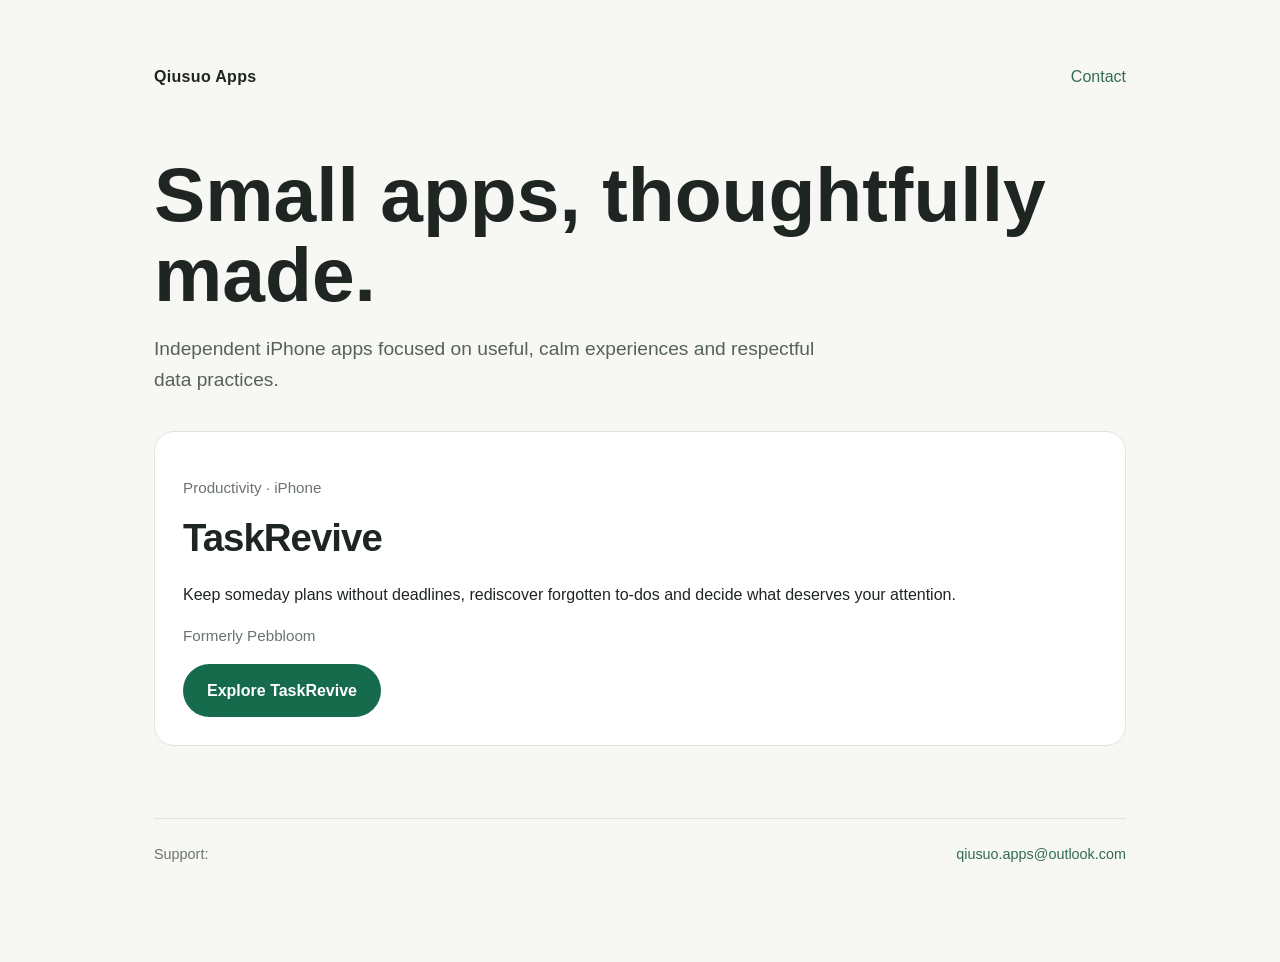
<file: index.html>
<!doctype html>
<html lang="en">
<head><meta charset="utf-8"><meta name="viewport" content="width=device-width,initial-scale=1">
<title>Qiusuo Apps</title><meta name="description" content="Independent apps by Qiusuo.">
<link rel="stylesheet" href="/assets/site.css"></head>
<body><main>
<nav><div class="brand">Qiusuo Apps</div><a href="mailto:qiusuo.apps@outlook.com">Contact</a></nav>
<h1>Small apps, thoughtfully made.</h1>
<p class="lead">Independent iPhone apps focused on useful, calm experiences and respectful data practices.</p>
<section class="card"><p class="meta">Productivity · iPhone</p><h2 style="margin-top:0">TaskRevive</h2>
<p>Keep someday plans without deadlines, rediscover forgotten to-dos and decide what deserves your attention.</p>
<p class="meta">Formerly Pebbloom</p><a class="button" href="/pebbloom/">Explore TaskRevive</a></section>
<footer>Support: <a href="mailto:qiusuo.apps@outlook.com">qiusuo.apps@outlook.com</a></footer>
</main></body></html>
</file>
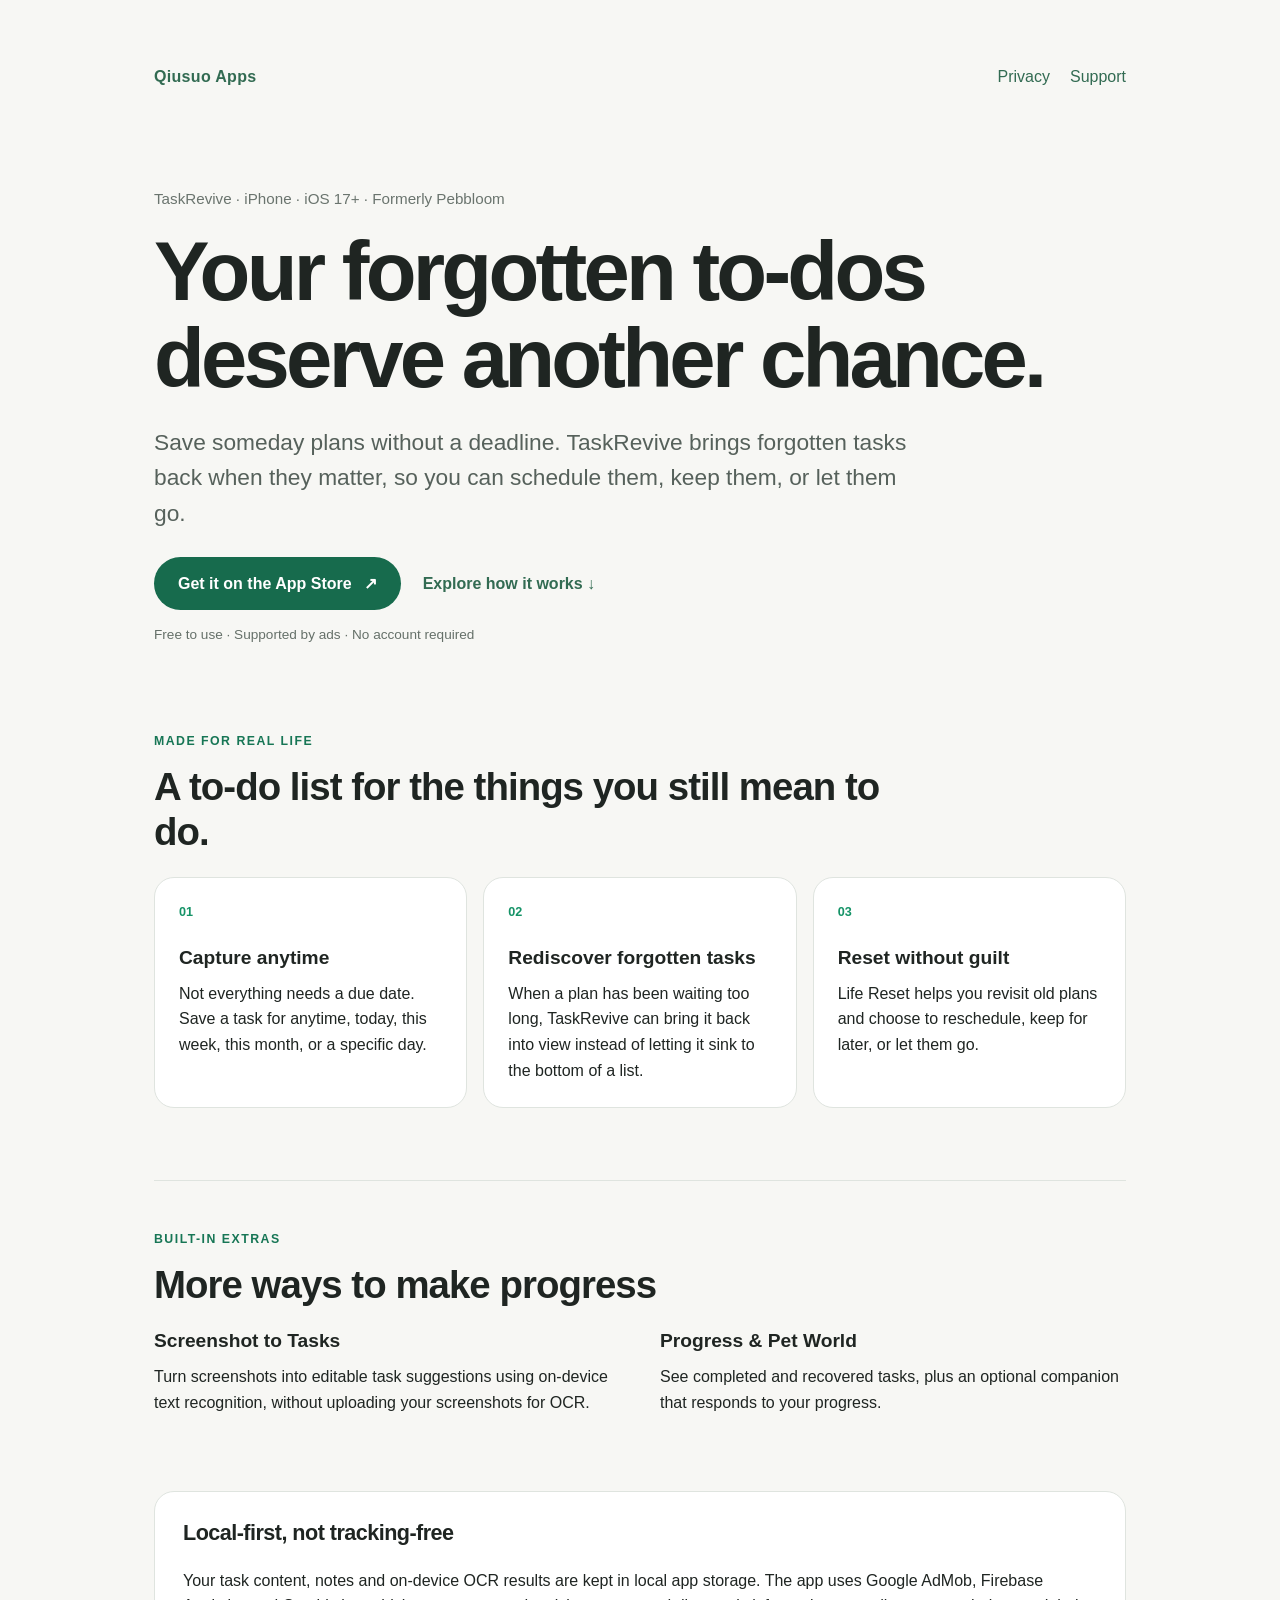
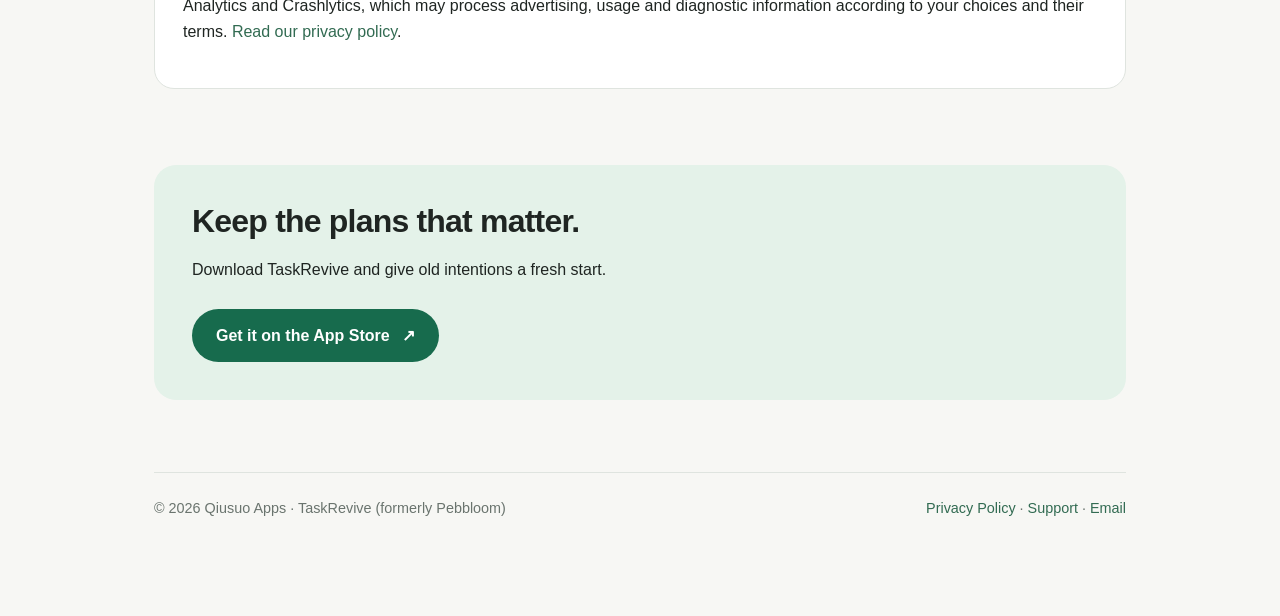
<file: pebbloom/index.html>
<!doctype html>
<html lang="en">
<head>
  <meta charset="utf-8">
  <meta name="viewport" content="width=device-width,initial-scale=1">
  <title>TaskRevive — To-Do List for Someday Tasks</title>
  <meta name="description" content="A flexible to-do list for someday plans, forgotten tasks, and gentle reminders. Save plans without deadlines and bring them back when they matter.">
  <link rel="canonical" href="https://qiusuo8.github.io/pebbloom/">
  <meta property="og:title" content="TaskRevive — Forgotten tasks deserve another chance">
  <meta property="og:description" content="A flexible to-do list that remembers your someday plans.">
  <meta property="og:type" content="website">
  <meta property="og:url" content="https://qiusuo8.github.io/pebbloom/">
  <link rel="stylesheet" href="/assets/site.css">
</head>
<body>
<main>
  <nav aria-label="Main navigation">
    <a class="brand" href="/">Qiusuo Apps</a>
    <div class="navlinks"><a href="/pebbloom/privacy/">Privacy</a><a href="/pebbloom/support/">Support</a></div>
  </nav>
  <header class="hero">
    <p class="meta">TaskRevive · iPhone · iOS 17+ · Formerly Pebbloom</p>
    <h1>Your forgotten to-dos deserve another chance.</h1>
    <p class="lead">Save someday plans without a deadline. TaskRevive brings forgotten tasks back when they matter, so you can schedule them, keep them, or let them go.</p>
    <div class="actions">
      <a class="button" href="https://apps.apple.com/us/app/pebbloom/id6811275167" target="_blank" rel="noopener noreferrer">Get it on the App Store <span aria-hidden="true">↗</span></a>
      <a class="textlink" href="#how-it-works">Explore how it works ↓</a>
    </div>
    <p class="fineprint">Free to use · Supported by ads · No account required</p>
  </header>
  <section id="how-it-works" aria-labelledby="benefits-heading">
    <p class="eyebrow">Made for real life</p>
    <h2 id="benefits-heading">A to-do list for the things you still mean to do.</h2>
    <div class="feature-grid">
      <article class="card"><p class="feature-number">01</p><h3>Capture anytime</h3><p>Not everything needs a due date. Save a task for anytime, today, this week, this month, or a specific day.</p></article>
      <article class="card"><p class="feature-number">02</p><h3>Rediscover forgotten tasks</h3><p>When a plan has been waiting too long, TaskRevive can bring it back into view instead of letting it sink to the bottom of a list.</p></article>
      <article class="card"><p class="feature-number">03</p><h3>Reset without guilt</h3><p>Life Reset helps you revisit old plans and choose to reschedule, keep for later, or let them go.</p></article>
    </div>
  </section>
  <section class="feature-band" aria-labelledby="extras-heading">
    <p class="eyebrow">Built-in extras</p>
    <h2 id="extras-heading">More ways to make progress</h2>
    <div class="feature-grid two-up">
      <article><h3>Screenshot to Tasks</h3><p>Turn screenshots into editable task suggestions using on-device text recognition, without uploading your screenshots for OCR.</p></article>
      <article><h3>Progress &amp; Pet World</h3><p>See completed and recovered tasks, plus an optional companion that responds to your progress.</p></article>
    </div>
  </section>
  <section class="card privacy-note">
    <h2>Local-first, not tracking-free</h2>
    <p>Your task content, notes and on-device OCR results are kept in local app storage. The app uses Google AdMob, Firebase Analytics and Crashlytics, which may process advertising, usage and diagnostic information according to your choices and their terms. <a href="/pebbloom/privacy/">Read our privacy policy</a>.</p>
  </section>
  <section class="final-cta">
    <h2>Keep the plans that matter.</h2>
    <p>Download TaskRevive and give old intentions a fresh start.</p>
    <a class="button" href="https://apps.apple.com/us/app/pebbloom/id6811275167" target="_blank" rel="noopener noreferrer">Get it on the App Store <span aria-hidden="true">↗</span></a>
  </section>
  <footer>
    <span>© 2026 Qiusuo Apps · TaskRevive (formerly Pebbloom)</span>
    <div><a href="/pebbloom/privacy/">Privacy Policy</a> · <a href="/pebbloom/support/">Support</a> · <a href="mailto:qiusuo.apps@outlook.com">Email</a></div>
  </footer>
</main>
</body>
</html>
</file>
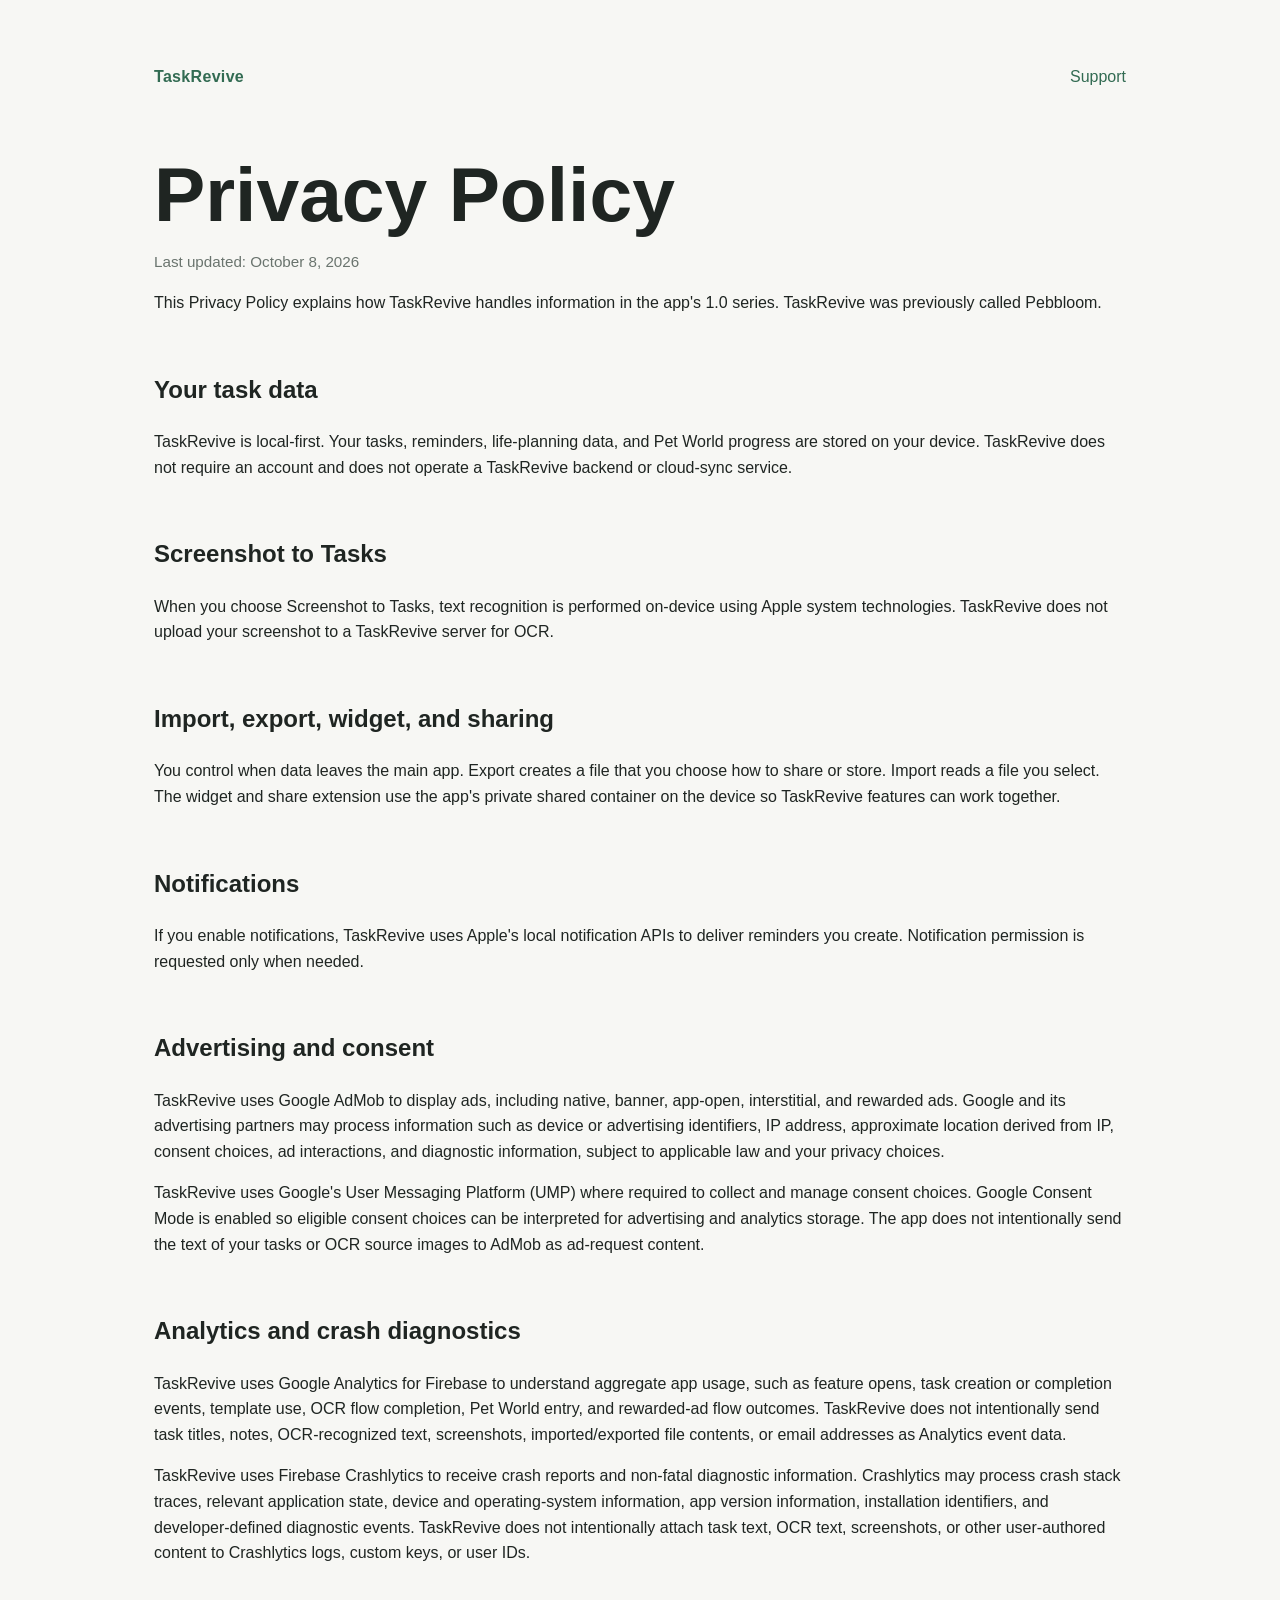
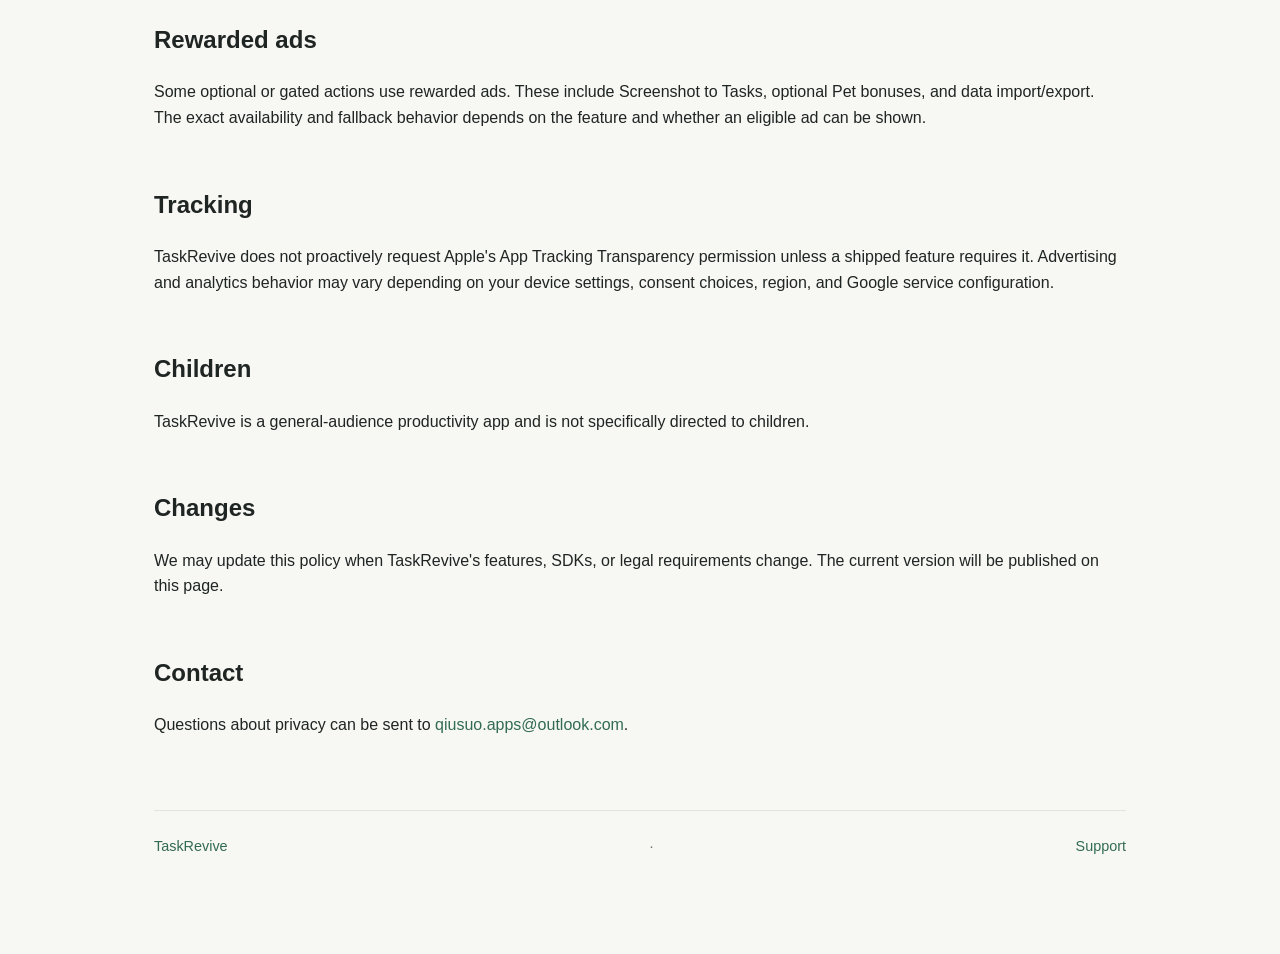
<file: pebbloom/privacy/index.html>
<!doctype html><html lang="en"><head><meta charset="utf-8"><meta name="viewport" content="width=device-width,initial-scale=1"><title>TaskRevive Privacy Policy</title><link rel="stylesheet" href="/assets/site.css"></head><body><main><nav><a class="brand" href="/pebbloom/">TaskRevive</a><a href="/pebbloom/support/">Support</a></nav><h1>Privacy Policy</h1><p class="meta">Last updated: October 8, 2026</p><p>This Privacy Policy explains how TaskRevive handles information in the app's 1.0 series. TaskRevive was previously called Pebbloom.</p><h2>Your task data</h2><p>TaskRevive is local-first. Your tasks, reminders, life-planning data, and Pet World progress are stored on your device. TaskRevive does not require an account and does not operate a TaskRevive backend or cloud-sync service.</p><h2>Screenshot to Tasks</h2><p>When you choose Screenshot to Tasks, text recognition is performed on-device using Apple system technologies. TaskRevive does not upload your screenshot to a TaskRevive server for OCR.</p><h2>Import, export, widget, and sharing</h2><p>You control when data leaves the main app. Export creates a file that you choose how to share or store. Import reads a file you select. The widget and share extension use the app's private shared container on the device so TaskRevive features can work together.</p><h2>Notifications</h2><p>If you enable notifications, TaskRevive uses Apple's local notification APIs to deliver reminders you create. Notification permission is requested only when needed.</p><h2>Advertising and consent</h2><p>TaskRevive uses Google AdMob to display ads, including native, banner, app-open, interstitial, and rewarded ads. Google and its advertising partners may process information such as device or advertising identifiers, IP address, approximate location derived from IP, consent choices, ad interactions, and diagnostic information, subject to applicable law and your privacy choices.</p><p>TaskRevive uses Google's User Messaging Platform (UMP) where required to collect and manage consent choices. Google Consent Mode is enabled so eligible consent choices can be interpreted for advertising and analytics storage. The app does not intentionally send the text of your tasks or OCR source images to AdMob as ad-request content.</p><h2>Analytics and crash diagnostics</h2><p>TaskRevive uses Google Analytics for Firebase to understand aggregate app usage, such as feature opens, task creation or completion events, template use, OCR flow completion, Pet World entry, and rewarded-ad flow outcomes. TaskRevive does not intentionally send task titles, notes, OCR-recognized text, screenshots, imported/exported file contents, or email addresses as Analytics event data.</p><p>TaskRevive uses Firebase Crashlytics to receive crash reports and non-fatal diagnostic information. Crashlytics may process crash stack traces, relevant application state, device and operating-system information, app version information, installation identifiers, and developer-defined diagnostic events. TaskRevive does not intentionally attach task text, OCR text, screenshots, or other user-authored content to Crashlytics logs, custom keys, or user IDs.</p><h2>Rewarded ads</h2><p>Some optional or gated actions use rewarded ads. These include Screenshot to Tasks, optional Pet bonuses, and data import/export. The exact availability and fallback behavior depends on the feature and whether an eligible ad can be shown.</p><h2>Tracking</h2><p>TaskRevive does not proactively request Apple's App Tracking Transparency permission unless a shipped feature requires it. Advertising and analytics behavior may vary depending on your device settings, consent choices, region, and Google service configuration.</p><h2>Children</h2><p>TaskRevive is a general-audience productivity app and is not specifically directed to children.</p><h2>Changes</h2><p>We may update this policy when TaskRevive's features, SDKs, or legal requirements change. The current version will be published on this page.</p><h2>Contact</h2><p>Questions about privacy can be sent to <a href="mailto:qiusuo.apps@outlook.com">qiusuo.apps@outlook.com</a>.</p><footer><a href="/pebbloom/">TaskRevive</a> · <a href="/pebbloom/support/">Support</a></footer></main></body></html>
</file>
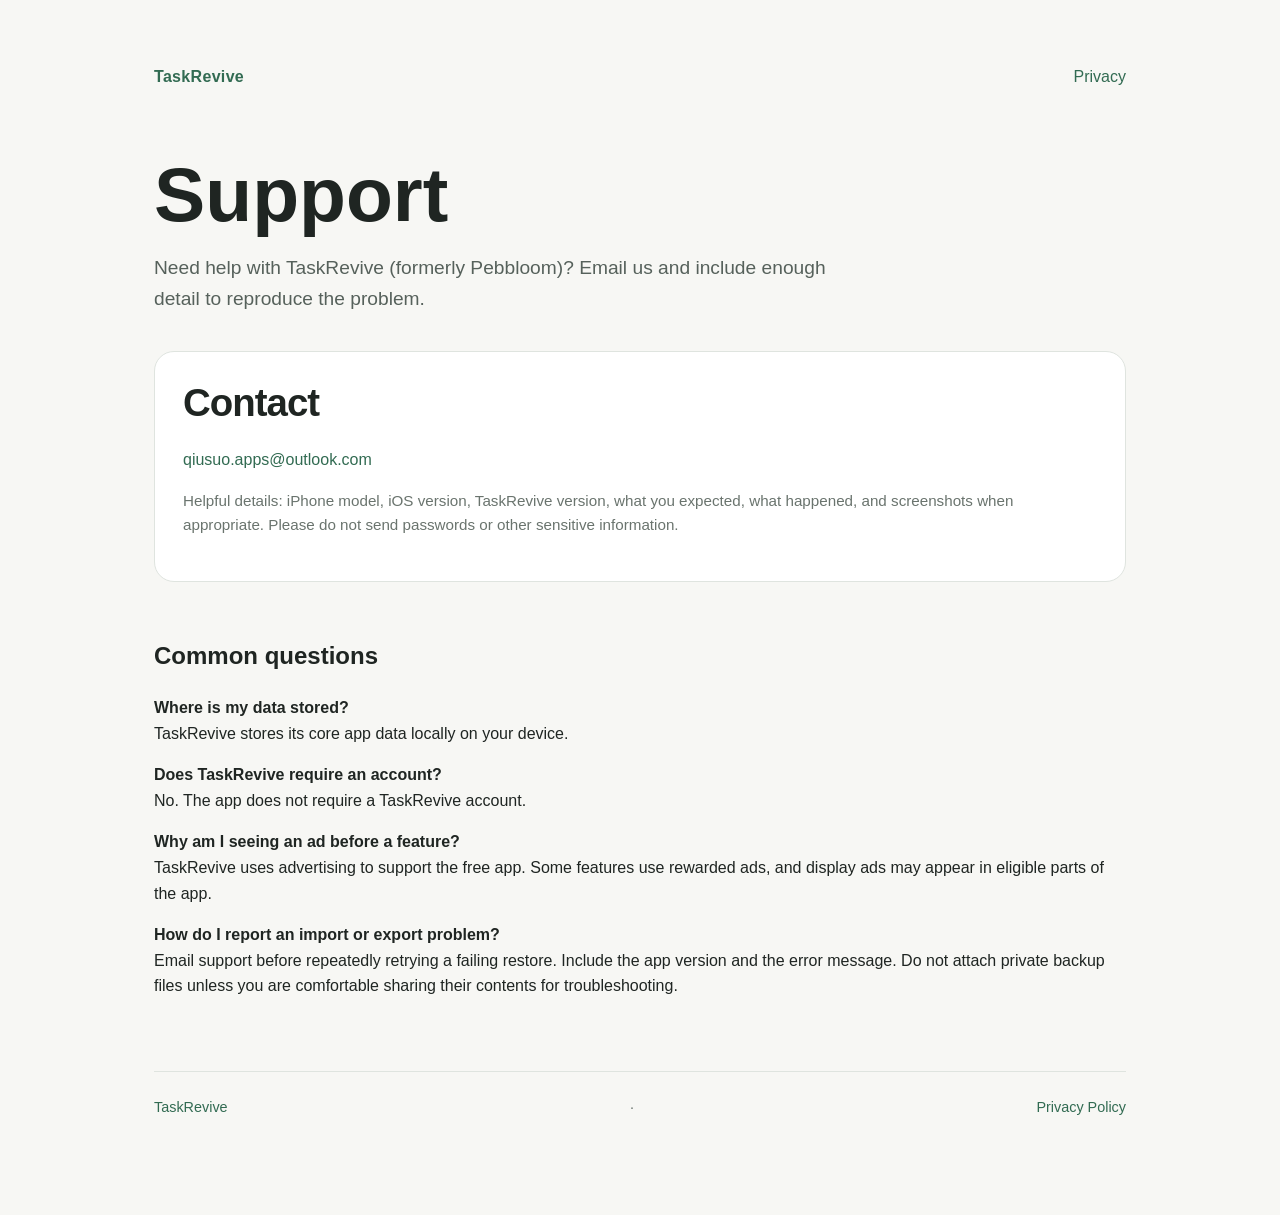
<file: pebbloom/support/index.html>
<!doctype html><html lang="en"><head><meta charset="utf-8"><meta name="viewport" content="width=device-width,initial-scale=1"><title>TaskRevive Support</title><link rel="stylesheet" href="/assets/site.css"></head><body><main><nav><a class="brand" href="/pebbloom/">TaskRevive</a><a href="/pebbloom/privacy/">Privacy</a></nav><h1>Support</h1><p class="lead">Need help with TaskRevive (formerly Pebbloom)? Email us and include enough detail to reproduce the problem.</p><section class="card"><h2 style="margin-top:0">Contact</h2><p><a href="mailto:qiusuo.apps@outlook.com">qiusuo.apps@outlook.com</a></p><p class="meta">Helpful details: iPhone model, iOS version, TaskRevive version, what you expected, what happened, and screenshots when appropriate. Please do not send passwords or other sensitive information.</p></section><h2>Common questions</h2><p><strong>Where is my data stored?</strong><br>TaskRevive stores its core app data locally on your device.</p><p><strong>Does TaskRevive require an account?</strong><br>No. The app does not require a TaskRevive account.</p><p><strong>Why am I seeing an ad before a feature?</strong><br>TaskRevive uses advertising to support the free app. Some features use rewarded ads, and display ads may appear in eligible parts of the app.</p><p><strong>How do I report an import or export problem?</strong><br>Email support before repeatedly retrying a failing restore. Include the app version and the error message. Do not attach private backup files unless you are comfortable sharing their contents for troubleshooting.</p><footer><a href="/pebbloom/">TaskRevive</a> · <a href="/pebbloom/privacy/">Privacy Policy</a></footer></main></body></html>
</file>
<file: assets/site.css>
*{box-sizing:border-box}html{color-scheme:light dark}body{margin:0;font-family:-apple-system,BlinkMacSystemFont,"Segoe UI",sans-serif;line-height:1.6;background:#f7f7f4;color:#1f2522}main{max-width:840px;margin:0 auto;padding:64px 24px 96px}nav{display:flex;justify-content:space-between;align-items:center;margin-bottom:72px}.brand{font-weight:700;letter-spacing:.02em}.navlinks{display:flex;gap:20px}a{color:#326b52;text-decoration:none}a:hover{text-decoration:underline}h1{font-size:clamp(2.4rem,7vw,4.8rem);line-height:1.05;margin:.2em 0}h2{margin-top:2.3em}.lead{font-size:1.2rem;color:#56615b;max-width:680px}.card{margin-top:36px;padding:28px;border:1px solid #dfe4df;border-radius:20px;background:#fff}.meta{color:#6a746e;font-size:.95rem}.button{display:inline-block;margin-top:16px;padding:10px 16px;border-radius:999px;background:#1f2522;color:#fff}footer{margin-top:72px;padding-top:24px;border-top:1px solid #dfe4df;color:#6a746e;font-size:.9rem}ul{padding-left:1.3em}@media(prefers-color-scheme:dark){body{background:#111412;color:#edf2ee}.lead,.meta,footer{color:#aeb9b2}.card{background:#191d1a;border-color:#2d342f}.button{background:#edf2ee;color:#111412}footer{border-color:#2d342f}a{color:#86c6a5}}
/* TaskRevive landing-page enhancements; shared policy/support styles stay intact. */
main{max-width:1020px}
nav{align-items:center;margin-bottom:64px}
.hero{max-width:910px;padding:18px 0 60px}
.hero h1{font-size:clamp(2.8rem,7vw,5.2rem);letter-spacing:-.045em;max-width:940px}
.hero .lead{font-size:clamp(1.08rem,2.5vw,1.42rem);max-width:760px;line-height:1.55}
.actions{display:flex;align-items:center;flex-wrap:wrap;gap:22px;margin:26px 0 12px}
.button{display:inline-flex;align-items:center;gap:12px;background:#176b4d;color:#fff;font-weight:700;padding:14px 24px;margin-top:0;text-decoration:none}
.button:hover{text-decoration:none;background:#11553c}
.textlink{font-weight:600}
.fineprint{font-size:.85rem;color:#657069;margin-top:14px}
.eyebrow{color:#177655;text-transform:uppercase;font-size:.77rem;font-weight:800;letter-spacing:.12em}
section{scroll-margin-top:30px}
section>h2{line-height:1.18;letter-spacing:-.025em;font-size:clamp(1.7rem,3.8vw,2.4rem);max-width:760px;margin:0 0 22px}
.feature-grid{display:grid;grid-template-columns:repeat(3,minmax(0,1fr));gap:16px}
.feature-grid .card{margin:0;min-height:230px;padding:24px}
.feature-grid h3{line-height:1.2;font-size:1.2rem;margin:0 0 12px}
.feature-grid p{margin:0}
.feature-number{font-size:.79rem!important;font-weight:800;color:#159367;margin-bottom:24px!important}
.feature-band{margin-top:72px;padding:36px 0 10px;border-top:1px solid #dfe4df}
.feature-grid.two-up{grid-template-columns:repeat(2,minmax(0,1fr));gap:40px}
.feature-grid.two-up article{padding:0 0 20px}
.privacy-note{margin-top:46px}
.privacy-note h2{margin-top:0;font-size:1.35rem}
.final-cta{margin:76px 0 0;padding:38px;border-radius:22px;background:#e4f2e9}
.final-cta h2{font-size:2rem;margin-bottom:10px}
.final-cta p{margin-bottom:26px}
footer{display:flex;flex-wrap:wrap;gap:12px;justify-content:space-between}
@media(max-width:720px){
 main{padding:28px 20px 56px}
 nav{margin-bottom:36px;gap:18px;flex-wrap:wrap}
 .hero{padding:8px 0 46px}
 .feature-grid,.feature-grid.two-up{grid-template-columns:1fr;gap:14px}
 .feature-grid .card{min-height:0}
 .feature-grid.two-up article{padding:10px 0}
 .feature-band{margin-top:44px}
 .final-cta{margin-top:48px;padding:26px}
}
@media(prefers-color-scheme:dark){
 .fineprint{color:#aeb9b2}
 .button{background:#80c6a1;color:#101810}
 .button:hover{background:#a1d8b9}
 .eyebrow,.feature-number{color:#91d3aa}
 .feature-band{border-color:#2d342f}
 .final-cta{background:#1c3326}
}
</file>
